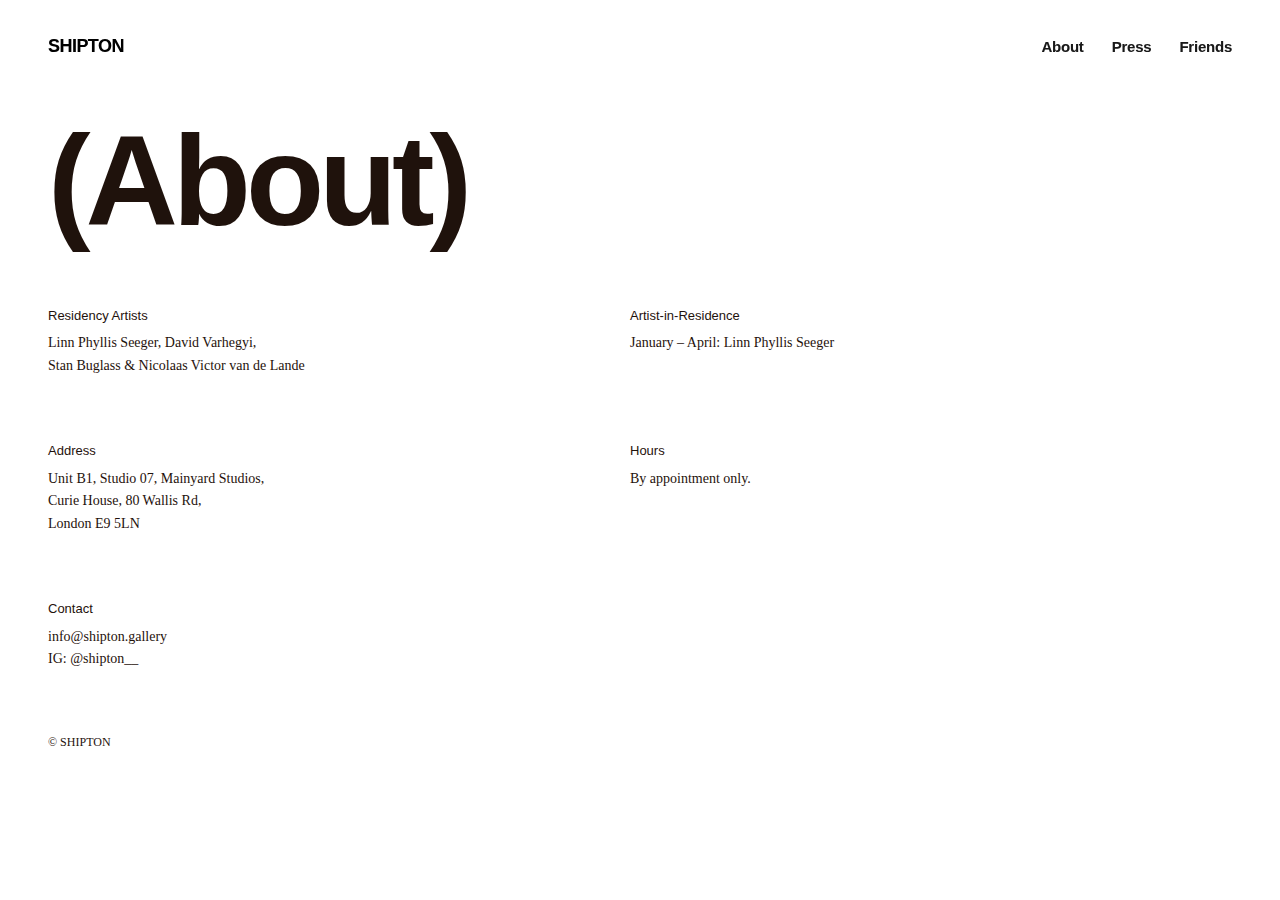
<file: Yeah/about.html>
<!DOCTYPE html>
<html lang="en">
<head>
  <meta charset="UTF-8" />
  <title>About — SHIPTON</title>
  <meta name="viewport" content="width=device-width, initial-scale=1.0" />

  <style>
    :root {
      --text: #1f120c;
      --bg: #ffffff;
      --sans: "Helvetica Neue", Helvetica, Arial, sans-serif;
      --header-h: 120px;
    }

    * {
      box-sizing: border-box;
      margin: 0;
      padding: 0;
    }

    body {
      font-family: serif;
      background: var(--bg);
      color: var(--text);
    }

    /* ================= HEADER ================= */

    header {
  position: fixed;
  top: 0;
  left: 0;
  width: 100%;
  padding: 36px 48px;
  display: flex;
  justify-content: space-between;
  align-items: center;
  z-index: 200;
  mix-blend-mode: difference;
}

.logo {
  font-family: var(--sans);
  font-size: 18px;
  font-weight: 700;
  letter-spacing: -0.03em;
  text-decoration: none;
  color: #fff;
}

.top-actions {
  display: flex;
  gap: 28px;
}

.top-actions a {
  font-family: var(--sans);
  font-size: 15px;
  font-weight: 700;
  letter-spacing: -0.015em;
  text-decoration: none;
  color: #fff;
  opacity: 0.9;
  transition: opacity 0.2s ease;
}

.top-actions a:hover {
  opacity: 1;
}

    /* ================= LAYOUT ================= */

    main {
      padding-top: var(--header-h);
      padding-left: 48px;
      padding-right: 48px;
    }

    .title {
      font-family: var(--sans);
      font-size: clamp(4.5rem, 10vw, 8rem);
      letter-spacing: -0.04em;
      line-height: 0.95;
      margin-bottom: 64px;
    }

    .about-grid {
      display: grid;
      grid-template-columns: 1fr 1fr;
      gap: 64px;
      max-width: 1100px;
    }

    .about-grid p {
      font-size: 14px;
      line-height: 1.6;
      max-width: 40ch;
    }

    .about-grid strong {
      font-family: var(--sans);
      font-weight: normal;
      font-size: 13px;
      display: block;
      margin-bottom: 6px;
    }

    footer {
      padding: 64px 48px;
      font-size: 12px;
    }

    /* ================= MOBILE ================= */

@media (max-width: 900px) {
  body {
    overflow: auto;
  }

  header {
    position: sticky;
    background: transparent; /* ← removes fade */
  }

  main {
    grid-template-columns: 1fr;
    height: auto;
  }

  .text-column {
    order: 1;
    height: auto;
    overflow: visible;
    padding: 32px;
  }

  .image-column {
    order: 2;
    height: auto;
    overflow: visible;
    padding: 32px;
  }

  .title {
    font-size: 3rem;
  }
}

  </style>
</head>

<body>

<header>
  <a href="/Yeah/works.html" class="logo">SHIPTON</a>
  <nav class="top-actions">
    <a href="/Yeah/about.html" class="pill active">About</a>
    <a href="/Yeah/press.html" class="pill">Press</a>
    <a href="/Yeah/friends.html" class="pill">Friends</a>
  </nav>
</header>

<main>

  <h1 class="title">(About)</h1>

  <section class="about-grid">

    <p>
      <strong>Residency Artists</strong>
      Linn Phyllis Seeger, David Varhegyi,<br>
      Stan Buglass & Nicolaas Victor van de Lande
    </p>

    <p>
      <strong>Artist-in-Residence</strong>
      January – April: Linn Phyllis Seeger
    </p>

    <p>
      <strong>Address</strong>
      Unit B1, Studio 07, Mainyard Studios,<br>
      Curie House, 80 Wallis Rd,<br>
      London E9 5LN
    </p>

    <p>
      <strong>Hours</strong>
      By appointment only.
    </p>

    <p>
      <strong>Contact</strong>
      info@shipton.gallery<br>
      IG: @shipton__
    </p>

  </section>

</main>

<footer>© SHIPTON</footer>

</body>
</html>
</file>
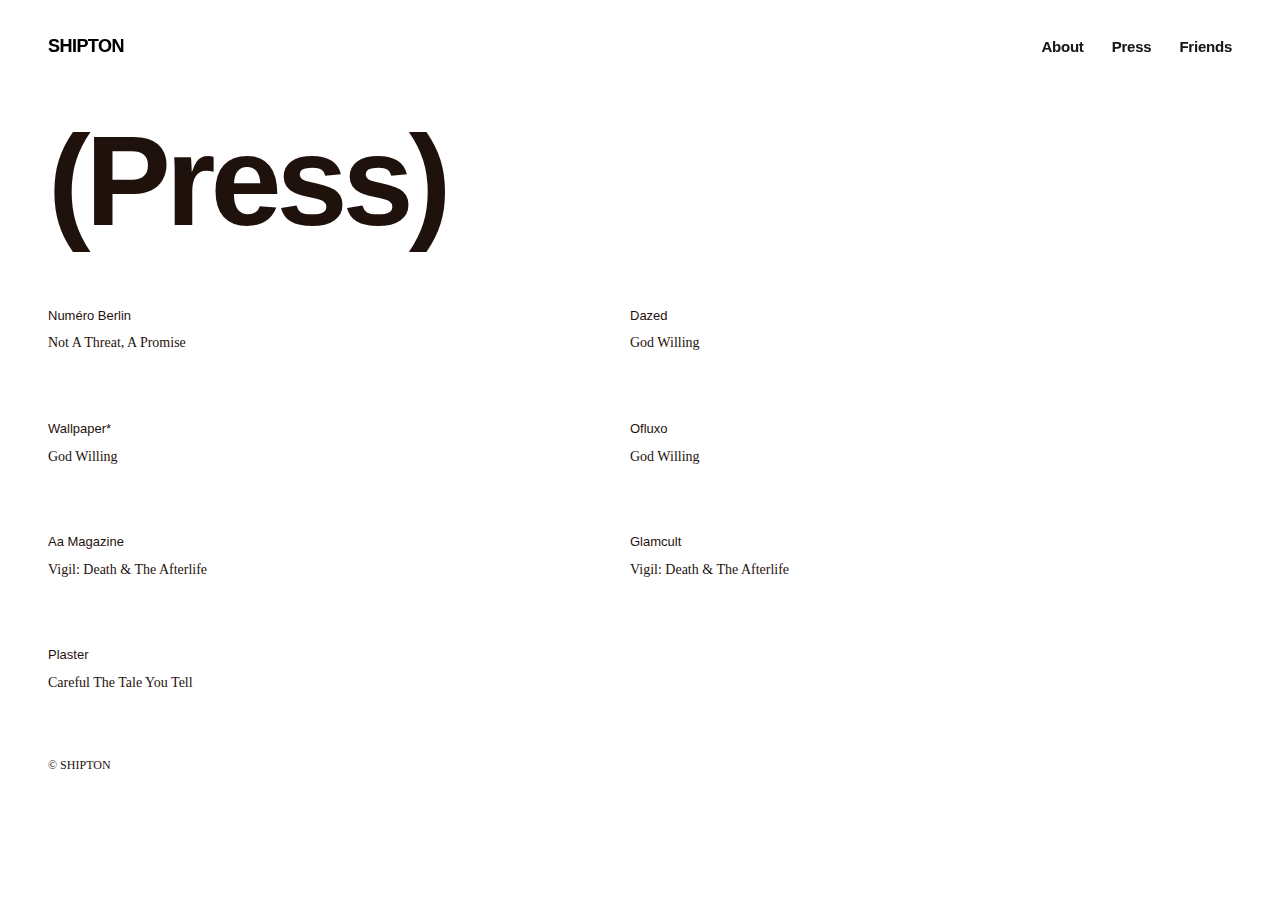
<file: Yeah/press.html>
<!DOCTYPE html>
<html lang="en">
<head>
  <meta charset="UTF-8" />
  <title>Press — SHIPTON</title>
  <meta name="viewport" content="width=device-width, initial-scale=1.0" />

  <style>
    :root {
      --text: #1f120c;
      --bg: #ffffff;
      --sans: "Helvetica Neue", Helvetica, Arial, sans-serif;
      --header-h: 120px;
    }

    * {
      box-sizing: border-box;
      margin: 0;
      padding: 0;
    }

    body {
      font-family: serif;
      background: var(--bg);
      color: var(--text);
    }

    /* ================= HEADER ================= */
header {
  position: fixed;
  top: 0;
  left: 0;
  width: 100%;
  padding: 36px 48px;
  display: flex;
  justify-content: space-between;
  align-items: center;
  z-index: 200;
  mix-blend-mode: difference;
}

.logo {
  font-family: var(--sans);
  font-size: 18px;
  font-weight: 700;
  letter-spacing: -0.03em;
  text-decoration: none;
  color: #fff;
}

.top-actions {
  display: flex;
  gap: 28px;
}

.top-actions a {
  font-family: var(--sans);
  font-size: 15px;
  font-weight: 700;
  letter-spacing: -0.015em;
  text-decoration: none;
  color: #fff;
  opacity: 0.9;
  transition: opacity 0.2s ease;
}

.top-actions a:hover {
  opacity: 1;
}

    /* ================= LAYOUT ================= */

    main {
      padding-top: var(--header-h);
      padding-left: 48px;
      padding-right: 48px;
    }

    .title {
      font-family: var(--sans);
      font-size: clamp(4.5rem, 10vw, 8rem);
      letter-spacing: -0.04em;
      line-height: 0.95;
      margin-bottom: 64px;
    }

    /* SAME GRID AS ABOUT */
    .press-grid {
      display: grid;
      grid-template-columns: 1fr 1fr;
      gap: 64px;
      max-width: 1100px;
    }

    .press-grid p {
      font-size: 14px;
      line-height: 1.6;
      max-width: 40ch;
    }

    .press-grid strong {
      font-family: var(--sans);
      font-weight: normal;
      font-size: 13px;
      display: block;
      margin-bottom: 6px;
    }

    .press-grid a {
      color: inherit;
      text-decoration: none;
    }

    .press-grid a:hover {
      text-decoration: underline;
    }

    footer {
      padding: 64px 48px;
      font-size: 12px;
    }

    /* ================= MOBILE ================= */
@media (max-width: 900px) {
  body {
    overflow: auto;
  }

  header {
    position: sticky;
    background: transparent; /* ← removes fade */
  }

  main {
    grid-template-columns: 1fr;
    height: auto;
  }

  .text-column {
    order: 1;
    height: auto;
    overflow: visible;
    padding: 32px;
  }

  .image-column {
    order: 2;
    height: auto;
    overflow: visible;
    padding: 32px;
  }

  .title {
    font-size: 3rem;
  }
}

  </style>
</head>

<body>

<header>
  <a href="/Yeah/works.html" class="logo">SHIPTON</a>
  <nav class="top-actions">
    <a href="/Yeah/about.html" class="pill">About</a>
    <a href="/Yeah/press.html" class="pill active">Press</a>
    <a href="/Yeah/friends.html" class="pill">Friends</a>
  </nav>
</header>

<main>

  <h1 class="title">(Press)</h1>

  <section class="press-grid">

    <p>
      <strong>Numéro Berlin</strong>
      <a href="https://www.numeroberlin.de/2025/08/anna-lena-krause-jessica-luostarinen-not-a-threat-a-promise/" target="_blank">
        Not A Threat, A Promise
      </a>
    </p>

    <p>
      <strong>Dazed</strong>
      <a href="https://www.dazeddigital.com/art-photography/article/65731/1/exhibition-catholicism-queer-iconography-lily-bloom-london-isabella-greenwood" target="_blank">
        God Willing
      </a>
    </p>

    <p>
      <strong>Wallpaper*</strong>
      <a href="https://www.wallpaper.com/art/wallpaper-editors-picks-8-14-dec" target="_blank">
        God Willing
      </a>
    </p>

    <p>
      <strong>Ofluxo</strong>
      <a href="https://www.ofluxo.net/god-willing-group-show-curated-by-isabella-greenwood-shipton-london/" target="_blank">
        God Willing
      </a>
    </p>

    <p>
      <strong>Aa Magazine</strong>
      <a href="https://doubleamagazine.com/vigil-death-detachment-and-the-art-of-letting-go/" target="_blank">
        Vigil: Death & The Afterlife
      </a>
    </p>

    <p>
      <strong>Glamcult</strong>
      <a href="https://www.glamcult.com/articles/vigil-death-and-the-afterlife-at-semester9/" target="_blank">
        Vigil: Death & The Afterlife
      </a>
    </p>

    <p>
      <strong>Plaster</strong>
      <a href="https://plastermagazine.com/articles/gore-art-trend-piece/" target="_blank">
        Careful The Tale You Tell
      </a>
    </p>

  </section>

</main>

<footer>© SHIPTON</footer>

</body>
</html>
</file>
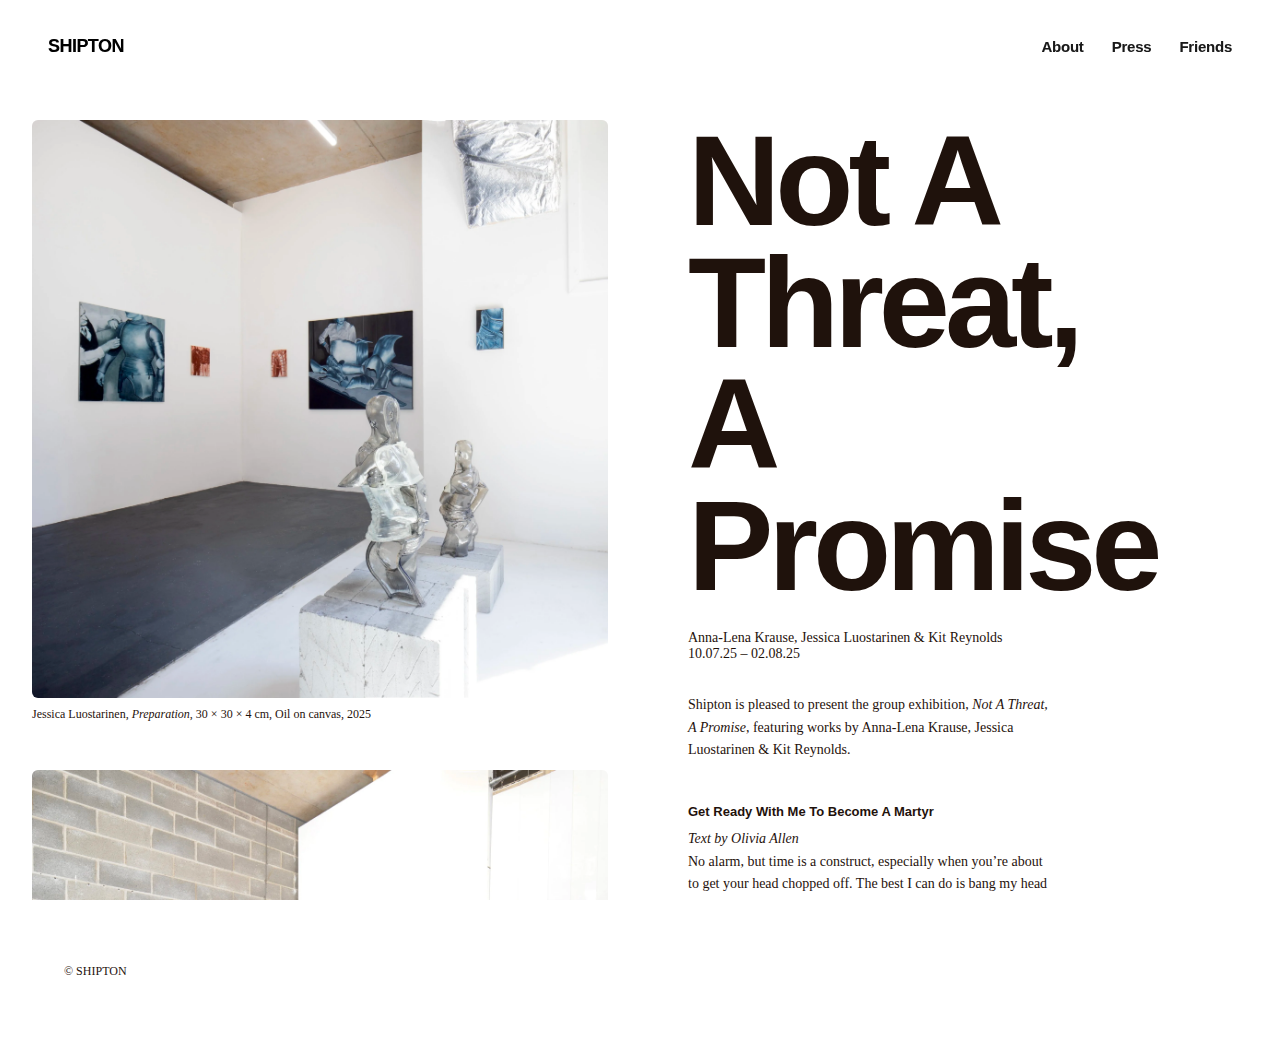
<file: Yeah/exhibitions/not-a-threat.html>
<!DOCTYPE html>
<html lang="en">
<head>
  <meta charset="UTF-8" />
  <title>Not A Threat, A Promise — SHIPTON</title>
  <meta name="viewport" content="width=device-width, initial-scale=1.0" />

  <style>
    :root {
      --text: #1f120c;
      --bg: #ffffff;
      --sans: "Helvetica Neue", Helvetica, Arial, sans-serif;
      --header-h: 120px;
    }

    * {
      box-sizing: border-box;
      margin: 0;
      padding: 0;
    }

    body {
      font-family: serif;
      background: var(--bg);
      color: var(--text);
      overflow: hidden;
    }

    /* ================= HEADER ================= */


header {
  position: fixed;
  top: 0;
  left: 0;
  width: 100%;
  padding: 36px 48px;
  display: flex;
  justify-content: space-between;
  align-items: center;
  z-index: 200;
  mix-blend-mode: difference;
}

.logo {
  font-family: var(--sans);
  font-size: 18px;
  font-weight: 700;
  letter-spacing: -0.03em;
  text-decoration: none;
  color: #fff;
}

.top-actions {
  display: flex;
  gap: 28px;
}

.top-actions a {
  font-family: var(--sans);
  font-size: 15px;
  font-weight: 700;
  letter-spacing: -0.015em;
  text-decoration: none;
  color: #fff;
  opacity: 0.9;
  transition: opacity 0.2s ease;
}

.top-actions a:hover {
  opacity: 1;
}

    /* ================= SPLIT LAYOUT ================= */

    main {
      display: grid;
      grid-template-columns: 1fr 1fr;
      height: 100vh;
    }

    .image-column,
    .text-column {
      height: 100vh;
      overflow-y: auto;
      overscroll-behavior: contain;
      padding-top: var(--header-h);
    }

    /* ================= IMAGES ================= */

    .image-column {
      padding-left: 32px;
      padding-right: 32px;
      padding-bottom: 32px;
      display: flex;
      flex-direction: column;
      gap: 48px;
    }

    .image-column img {
      width: 100%;
      display: block;
      border-radius: 6px;
    }

    figcaption {
      font-size: 12px;
      line-height: 1.4;
      margin-top: 8px;
    }

    /* ================= TEXT ================= */

    .text-column {
      padding-left: 48px;
      padding-right: 48px;
      padding-bottom: 48px;
    }

    .title {
      font-family: var(--sans);
      font-size: clamp(4.5rem, 10vw, 8rem);
      line-height: 0.95;
      letter-spacing: -0.04em;
      margin-bottom: 24px;
    }

    .subtitle {
      font-size: 14px;
      margin-bottom: 32px;
    }

    .section {
      max-width: 52ch;
      font-size: 14px;
      line-height: 1.6;
      margin-bottom: 40px;
    }

    .section h3 {
      font-family: var(--sans);
      font-size: 13px;
      margin-bottom: 6px;
    }

    footer {
      padding: 64px;
      font-size: 12px;
    }

    /* ================= MOBILE ================= */

@media (max-width: 900px) {
  body {
    overflow: auto;
  }

  header {
    position: sticky;
    background: transparent; /* ← removes fade */
  }

  main {
    grid-template-columns: 1fr;
    height: auto;
  }

  .text-column {
    order: 1;
    height: auto;
    overflow: visible;
    padding: 32px;
  }

  .image-column {
    order: 2;
    height: auto;
    overflow: visible;
    padding: 32px;
  }

  .title {
    font-size: 3rem;
  }
}

  </style>
</head>

<body>

<header>
  <a href="../works.html" class="logo">SHIPTON</a>
  <nav class="top-actions">
    <a href="../about.html" class="pill">About</a>
    <a href="../press.html" class="pill">Press</a>
    <a href="../friends.html" class="pill">Friends</a>
  </nav>
</header>

<main>

  <!-- LEFT: IMAGES -->
  <section class="image-column">

    <figure><img src="/Yeah/Images/Threat1.webp"><figcaption>Jessica Luostarinen, <em>Preparation</em>, 30 × 30 × 4 cm, Oil on canvas, 2025</figcaption></figure>
    <figure><img src="/Yeah/Images/Threat2.webp"><figcaption>Jessica Luostarinen, <em>Chestplate</em>, 30 × 30 × 4 cm, Oil on canvas, 2025</figcaption></figure>
    <figure><img src="/Yeah/Images/Threat3.webp"><figcaption>Kit Reynolds, <em>Untitled (Armour Study)</em>, 160 × 90 cm, Oil on canvas, 2025</figcaption></figure>
    <figure><img src="/Yeah/Images/Threat4.webp"><figcaption>Jessica Luostarinen, <em>Fitting</em>, 91.5 × 81.5 × 2 cm, Acrylic on canvas, 2024</figcaption></figure>
    <figure><img src="/Yeah/Images/Threat5.webp"><figcaption>Kit Reynolds, <em>Forever Blowing Bubbles</em>, 35 × 25.5 cm, Oil on canvas, 2025</figcaption></figure>
    <figure><img src="/Yeah/Images/Threat6.webp"><figcaption>Kit Reynolds, <em>Something Inside, So Strong</em>, 35 × 25.5 cm, Oil on canvas, 2025</figcaption></figure>
    <figure><img src="/Yeah/Images/Threat7.webp"><figcaption>Jessica Luostarinen, <em>Fitting – 3</em>, 110 × 140 × 4 cm, Oil on canvas, 2025</figcaption></figure>
    <figure><img src="/Yeah/Images/Threat8.webp"><figcaption>Jessica Luostarinen, <em>Helm</em>, 30 × 20 × 4 cm, Oil on canvas, 2025</figcaption></figure>
    <figure><img src="/Yeah/Images/Threat9.webp"><figcaption>Anna-Lena Krause, <em>The Shape of the Space Between Us (I)</em>, Resin, concrete plinth, 62 × 25 × 27 cm, 2025</figcaption></figure>
    <figure><img src="/Yeah/Images/Threat10.webp"><figcaption>Anna-Lena Krause, <em>The Shape of the Space Between Us (II)</em>, Resin, concrete plinth, 64 × 25 × 26 cm, 2025</figcaption></figure>

  </section>

  <!-- RIGHT: TEXT -->
  <section class="text-column">

    <h1 class="title">Not A Threat,<br>A Promise</h1>

    <p class="subtitle">
      Anna-Lena Krause, Jessica Luostarinen & Kit Reynolds<br>
      10.07.25 – 02.08.25
    </p>

    <div class="section">
      <p>
        Shipton is pleased to present the group exhibition,
        <em>Not A Threat, A Promise</em>, featuring works by
        Anna-Lena Krause, Jessica Luostarinen & Kit Reynolds.
      </p>
    </div>

    <div class="section">
      <h3>Get Ready With Me To Become A Martyr</h3>
      <p><em>Text by Olivia Allen</em></p>

      <p>No alarm, but time is a construct, especially when you’re about to get your head chopped off. The best I can do is bang my head against the pillow a few times and hope for the best. Luckily, someone’s on my side and I’m up and at them before they can string a noose around my neck or tie the ropes around my wrists. Let the daylight in, I’m saving the diving intervention for later.</p>

      <p>Eyes open and out of bed (or whatever we’re calling this wooden plank I’ve been resting my weary head on). Time to seize the day, carpe diem and all that, a public execution never got in the way of a good get-ready with me.</p>

      <p>Minimal make-up for today. The restrictive diet has really made my skin glow.</p>

      <p>Layers are key.</p>

      <p>Silk is out.</p>

      <p>What about armour?</p>

      <p>Time for shoes, something sensible.</p>

      <p>A knock on the door. Showtime!</p>
    </div>

  </section>

</main>

<footer>© SHIPTON</footer>

</body>
</html>
</file>
